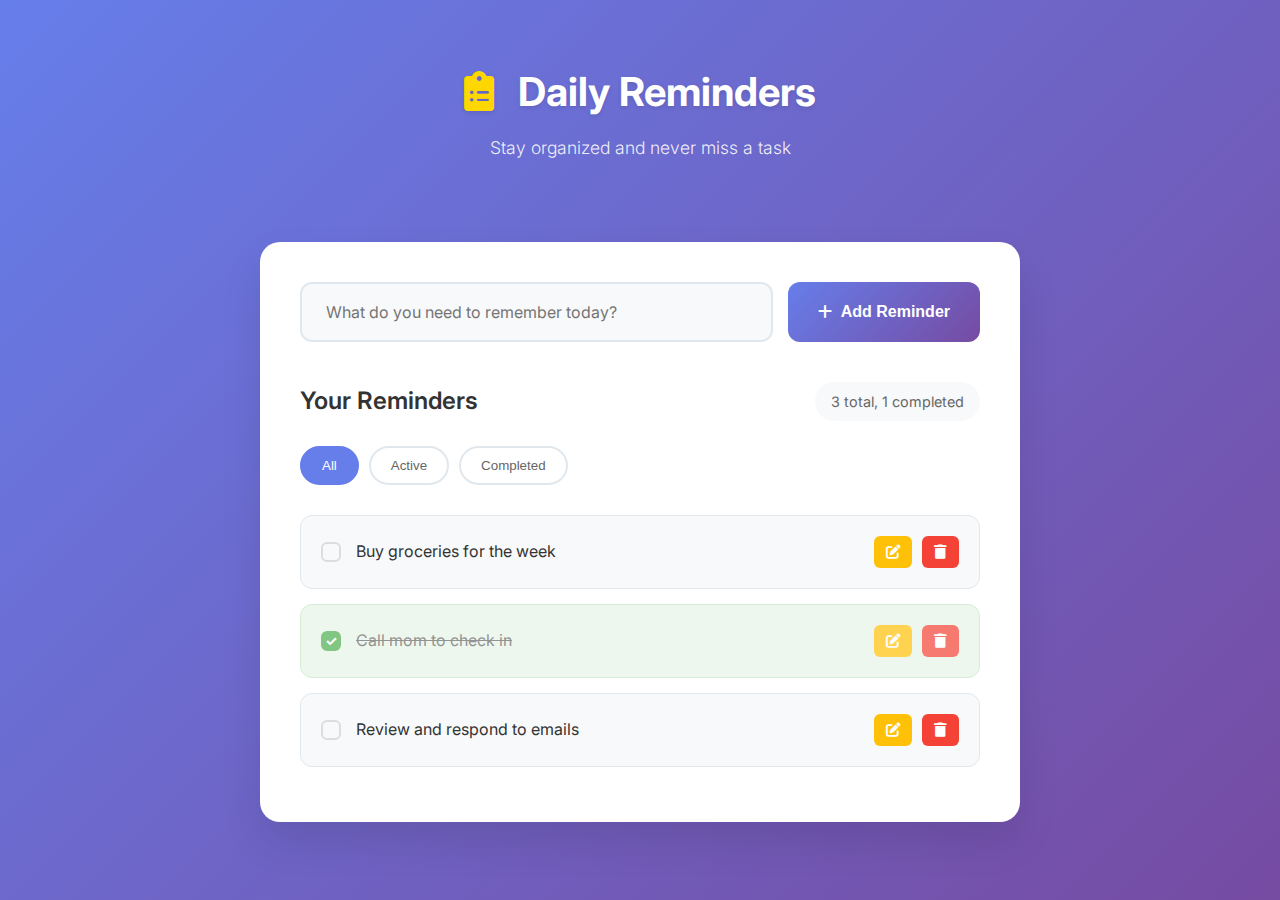
<file: index.html>
<!DOCTYPE html>
<html lang="en">
<head>
    <meta charset="UTF-8">
    <meta name="viewport" content="width=device-width, initial-scale=1.0">
    <title>Daily Reminders</title>
    <link rel="stylesheet" href="styles.css">
    <link href="https://fonts.googleapis.com/css2?family=Inter:wght@300;400;500;600;700&display=swap" rel="stylesheet">
    <link href="https://cdnjs.cloudflare.com/ajax/libs/font-awesome/6.0.0/css/all.min.css" rel="stylesheet">
</head>
<body>
    <div class="container">
        <header class="header">
            <h1 class="title">
                <i class="fas fa-clipboard-list"></i>
                Daily Reminders
            </h1>
            <p class="subtitle">Stay organized and never miss a task</p>
        </header>

        <main class="main-content">
            <section class="add-reminder-section">
                <div class="input-group">
                    <input type="text" id="reminderInput" placeholder="What do you need to remember today?" class="reminder-input">
                    <button id="addReminderBtn" class="add-btn">
                        <i class="fas fa-plus"></i>
                        Add Reminder
                    </button>
                </div>
            </section>

            <section class="reminders-section">
                <div class="section-header">
                    <h2>Your Reminders</h2>
                    <div class="reminder-count">
                        <span id="totalCount">0</span> total, 
                        <span id="completedCount">0</span> completed
                    </div>
                </div>
                
                <div class="filter-tabs">
                    <button class="filter-btn active" data-filter="all">All</button>
                    <button class="filter-btn" data-filter="active">Active</button>
                    <button class="filter-btn" data-filter="completed">Completed</button>
                </div>

                <div id="remindersList" class="reminders-list">
                    <div class="empty-state">
                        <i class="fas fa-bell-slash"></i>
                        <h3>No reminders yet</h3>
                        <p>Add your first reminder to get started!</p>
                    </div>
                </div>
            </section>
        </main>
    </div>

    <script src="script.js"></script>
</body>
</html>
</file>
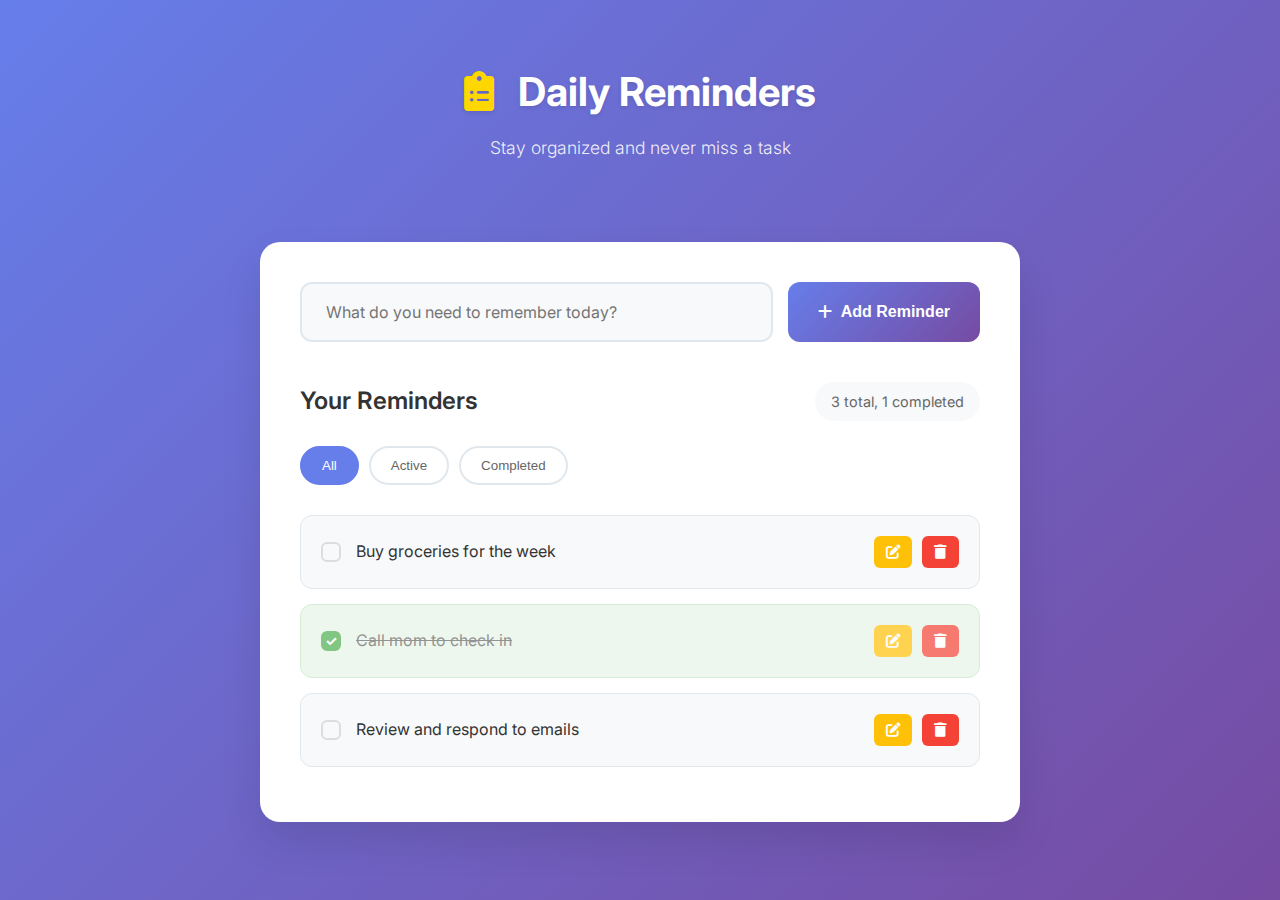
<file: complete-website.html>
<!DOCTYPE html>
<html lang="en">
<head>
    <meta charset="UTF-8">
    <meta name="viewport" content="width=device-width, initial-scale=1.0">
    <title>Daily Reminders</title>
    <link href="https://fonts.googleapis.com/css2?family=Inter:wght@300;400;500;600;700&display=swap" rel="stylesheet">
    <link href="https://cdnjs.cloudflare.com/ajax/libs/font-awesome/6.0.0/css/all.min.css" rel="stylesheet">
    <style>
        /* Reset and Base Styles */
        * {
            margin: 0;
            padding: 0;
            box-sizing: border-box;
        }

        body {
            font-family: 'Inter', -apple-system, BlinkMacSystemFont, 'Segoe UI', Roboto, sans-serif;
            background: linear-gradient(135deg, #667eea 0%, #764ba2 100%);
            min-height: 100vh;
            color: #333;
            line-height: 1.6;
        }

        .container {
            max-width: 800px;
            margin: 0 auto;
            padding: 20px;
        }

        /* Header Styles */
        .header {
            text-align: center;
            margin-bottom: 40px;
            padding: 40px 0;
        }

        .title {
            font-size: 2.5rem;
            font-weight: 700;
            color: white;
            margin-bottom: 10px;
            text-shadow: 0 2px 4px rgba(0,0,0,0.1);
        }

        .title i {
            margin-right: 15px;
            color: #ffd700;
        }

        .subtitle {
            font-size: 1.1rem;
            color: rgba(255, 255, 255, 0.9);
            font-weight: 300;
        }

        /* Main Content */
        .main-content {
            background: white;
            border-radius: 20px;
            box-shadow: 0 20px 40px rgba(0,0,0,0.1);
            padding: 40px;
            margin-bottom: 20px;
        }

        /* Add Reminder Section */
        .add-reminder-section {
            margin-bottom: 40px;
        }

        .input-group {
            display: flex;
            gap: 15px;
            margin-bottom: 20px;
        }

        .reminder-input {
            flex: 1;
            padding: 18px 24px;
            border: 2px solid #e1e8ed;
            border-radius: 12px;
            font-size: 1rem;
            font-family: inherit;
            transition: all 0.3s ease;
            background: #f8f9fa;
        }

        .reminder-input:focus {
            outline: none;
            border-color: #667eea;
            background: white;
            box-shadow: 0 0 0 3px rgba(102, 126, 234, 0.1);
        }

        .add-btn {
            padding: 18px 30px;
            background: linear-gradient(135deg, #667eea 0%, #764ba2 100%);
            color: white;
            border: none;
            border-radius: 12px;
            font-size: 1rem;
            font-weight: 600;
            cursor: pointer;
            transition: all 0.3s ease;
            display: flex;
            align-items: center;
            gap: 8px;
            white-space: nowrap;
        }

        .add-btn:hover {
            transform: translateY(-2px);
            box-shadow: 0 8px 25px rgba(102, 126, 234, 0.3);
        }

        .add-btn:active {
            transform: translateY(0);
        }

        /* Reminders Section */
        .section-header {
            display: flex;
            justify-content: space-between;
            align-items: center;
            margin-bottom: 25px;
        }

        .section-header h2 {
            font-size: 1.5rem;
            font-weight: 600;
            color: #333;
        }

        .reminder-count {
            font-size: 0.9rem;
            color: #666;
            background: #f8f9fa;
            padding: 8px 16px;
            border-radius: 20px;
        }

        /* Filter Tabs */
        .filter-tabs {
            display: flex;
            gap: 10px;
            margin-bottom: 30px;
        }

        .filter-btn {
            padding: 10px 20px;
            border: 2px solid #e1e8ed;
            background: white;
            border-radius: 25px;
            cursor: pointer;
            transition: all 0.3s ease;
            font-weight: 500;
            color: #666;
        }

        .filter-btn.active,
        .filter-btn:hover {
            background: #667eea;
            color: white;
            border-color: #667eea;
        }

        /* Reminders List */
        .reminders-list {
            min-height: 200px;
        }

        .reminder-item {
            background: #f8f9fa;
            border: 1px solid #e1e8ed;
            border-radius: 12px;
            padding: 20px;
            margin-bottom: 15px;
            display: flex;
            align-items: center;
            gap: 15px;
            transition: all 0.3s ease;
            animation: slideIn 0.3s ease;
        }

        .reminder-item:hover {
            transform: translateY(-1px);
            box-shadow: 0 4px 12px rgba(0,0,0,0.1);
        }

        .reminder-item.completed {
            opacity: 0.7;
            background: #e8f5e8;
            border-color: #c3e6c3;
        }

        .reminder-checkbox {
            width: 20px;
            height: 20px;
            border: 2px solid #ddd;
            border-radius: 6px;
            cursor: pointer;
            position: relative;
            transition: all 0.3s ease;
        }

        .reminder-checkbox.checked {
            background: #4caf50;
            border-color: #4caf50;
        }

        .reminder-checkbox.checked::after {
            content: '✓';
            position: absolute;
            top: 50%;
            left: 50%;
            transform: translate(-50%, -50%);
            color: white;
            font-weight: bold;
            font-size: 14px;
        }

        .reminder-text {
            flex: 1;
            font-size: 1rem;
            color: #333;
        }

        .reminder-text.completed {
            text-decoration: line-through;
            color: #666;
        }

        .reminder-actions {
            display: flex;
            gap: 10px;
        }

        .action-btn {
            padding: 8px 12px;
            border: none;
            border-radius: 6px;
            cursor: pointer;
            transition: all 0.3s ease;
            font-size: 0.9rem;
        }

        .edit-btn {
            background: #ffc107;
            color: white;
        }

        .edit-btn:hover {
            background: #ffb300;
        }

        .delete-btn {
            background: #f44336;
            color: white;
        }

        .delete-btn:hover {
            background: #d32f2f;
        }

        /* Empty State */
        .empty-state {
            text-align: center;
            padding: 60px 20px;
            color: #666;
        }

        .empty-state i {
            font-size: 4rem;
            margin-bottom: 20px;
            color: #ddd;
        }

        .empty-state h3 {
            font-size: 1.5rem;
            margin-bottom: 10px;
            color: #333;
        }

        .empty-state p {
            font-size: 1rem;
            color: #666;
        }

        /* Animations */
        @keyframes slideIn {
            from {
                opacity: 0;
                transform: translateY(20px);
            }
            to {
                opacity: 1;
                transform: translateY(0);
            }
        }

        /* Responsive Design */
        @media (max-width: 768px) {
            .container {
                padding: 15px;
            }
            
            .main-content {
                padding: 25px;
            }
            
            .title {
                font-size: 2rem;
            }
            
            .input-group {
                flex-direction: column;
            }
            
            .add-btn {
                justify-content: center;
            }
            
            .section-header {
                flex-direction: column;
                gap: 15px;
                text-align: center;
            }
            
            .filter-tabs {
                justify-content: center;
            }
            
            .reminder-item {
                padding: 15px;
            }
        }
    </style>
</head>
<body>
    <div class="container">
        <header class="header">
            <h1 class="title">
                <i class="fas fa-clipboard-list"></i>
                Daily Reminders
            </h1>
            <p class="subtitle">Stay organized and never miss a task</p>
        </header>

        <main class="main-content">
            <section class="add-reminder-section">
                <div class="input-group">
                    <input type="text" id="reminderInput" placeholder="What do you need to remember today?" class="reminder-input">
                    <button id="addReminderBtn" class="add-btn">
                        <i class="fas fa-plus"></i>
                        Add Reminder
                    </button>
                </div>
            </section>

            <section class="reminders-section">
                <div class="section-header">
                    <h2>Your Reminders</h2>
                    <div class="reminder-count">
                        <span id="totalCount">0</span> total, 
                        <span id="completedCount">0</span> completed
                    </div>
                </div>
                
                <div class="filter-tabs">
                    <button class="filter-btn active" data-filter="all">All</button>
                    <button class="filter-btn" data-filter="active">Active</button>
                    <button class="filter-btn" data-filter="completed">Completed</button>
                </div>

                <div id="remindersList" class="reminders-list">
                    <div class="empty-state">
                        <i class="fas fa-bell-slash"></i>
                        <h3>No reminders yet</h3>
                        <p>Add your first reminder to get started!</p>
                    </div>
                </div>
            </section>
        </main>
    </div>

    <script>
        // Reminder App Class
        class ReminderApp {
            constructor() {
                this.reminders = this.loadFromStorage();
                this.currentFilter = 'all';
                this.editingId = null;
                this.init();
            }

            init() {
                this.bindEvents();
                this.render();
            }

            bindEvents() {
                // Add reminder event
                document.getElementById('addReminderBtn').addEventListener('click', () => this.addReminder());
                document.getElementById('reminderInput').addEventListener('keypress', (e) => {
                    if (e.key === 'Enter') this.addReminder();
                });

                // Filter events
                document.querySelectorAll('.filter-btn').forEach(btn => {
                    btn.addEventListener('click', (e) => this.setFilter(e.target.dataset.filter));
                });
            }

            addReminder() {
                const input = document.getElementById('reminderInput');
                const text = input.value.trim();
                
                if (!text) {
                    this.showNotification('Please enter a reminder!', 'error');
                    return;
                }

                if (this.editingId) {
                    // Update existing reminder
                    this.updateReminder(this.editingId, text);
                    this.editingId = null;
                    document.getElementById('addReminderBtn').innerHTML = '<i class="fas fa-plus"></i> Add Reminder';
                } else {
                    // Add new reminder
                    const reminder = {
                        id: Date.now(),
                        text: text,
                        completed: false,
                        createdAt: new Date().toISOString()
                    };
                    this.reminders.push(reminder);
                    this.showNotification('Reminder added successfully!', 'success');
                }

                input.value = '';
                this.saveToStorage();
                this.render();
            }

            updateReminder(id, newText) {
                const reminder = this.reminders.find(r => r.id === id);
                if (reminder) {
                    reminder.text = newText;
                    this.showNotification('Reminder updated successfully!', 'success');
                }
            }

            toggleComplete(id) {
                const reminder = this.reminders.find(r => r.id === id);
                if (reminder) {
                    reminder.completed = !reminder.completed;
                    this.saveToStorage();
                    this.render();
                    
                    const message = reminder.completed ? 'Reminder completed!' : 'Reminder marked as active!';
                    this.showNotification(message, 'success');
                }
            }

            editReminder(id) {
                const reminder = this.reminders.find(r => r.id === id);
                if (reminder) {
                    document.getElementById('reminderInput').value = reminder.text;
                    document.getElementById('reminderInput').focus();
                    this.editingId = id;
                    document.getElementById('addReminderBtn').innerHTML = '<i class="fas fa-edit"></i> Update Reminder';
                }
            }

            deleteReminder(id) {
                if (confirm('Are you sure you want to delete this reminder?')) {
                    this.reminders = this.reminders.filter(r => r.id !== id);
                    this.saveToStorage();
                    this.render();
                    this.showNotification('Reminder deleted!', 'success');
                }
            }

            setFilter(filter) {
                this.currentFilter = filter;
                
                // Update active filter button
                document.querySelectorAll('.filter-btn').forEach(btn => {
                    btn.classList.remove('active');
                });
                document.querySelector(`[data-filter="${filter}"]`).classList.add('active');
                
                this.render();
            }

            getFilteredReminders() {
                switch (this.currentFilter) {
                    case 'active':
                        return this.reminders.filter(r => !r.completed);
                    case 'completed':
                        return this.reminders.filter(r => r.completed);
                    default:
                        return this.reminders;
                }
            }

            render() {
                const remindersList = document.getElementById('remindersList');
                const filteredReminders = this.getFilteredReminders();
                
                // Update counts
                this.updateCounts();
                
                if (filteredReminders.length === 0) {
                    remindersList.innerHTML = this.getEmptyStateHTML();
                    return;
                }

                remindersList.innerHTML = filteredReminders
                    .map(reminder => this.getReminderHTML(reminder))
                    .join('');
                
                // Bind event listeners for reminder actions
                this.bindReminderEvents();
            }

            getReminderHTML(reminder) {
                const completedClass = reminder.completed ? 'completed' : '';
                const checkedClass = reminder.completed ? 'checked' : '';
                
                return `
                    <div class="reminder-item ${completedClass}" data-id="${reminder.id}">
                        <div class="reminder-checkbox ${checkedClass}" onclick="app.toggleComplete(${reminder.id})"></div>
                        <div class="reminder-text ${completedClass}">${this.escapeHtml(reminder.text)}</div>
                        <div class="reminder-actions">
                            <button class="action-btn edit-btn" onclick="app.editReminder(${reminder.id})" title="Edit reminder">
                                <i class="fas fa-edit"></i>
                            </button>
                            <button class="action-btn delete-btn" onclick="app.deleteReminder(${reminder.id})" title="Delete reminder">
                                <i class="fas fa-trash"></i>
                            </button>
                        </div>
                    </div>
                `;
            }

            getEmptyStateHTML() {
                const messages = {
                    all: {
                        icon: 'fas fa-bell-slash',
                        title: 'No reminders yet',
                        message: 'Add your first reminder to get started!'
                    },
                    active: {
                        icon: 'fas fa-check-circle',
                        title: 'No active reminders',
                        message: 'All your reminders are completed!'
                    },
                    completed: {
                        icon: 'fas fa-list-check',
                        title: 'No completed reminders',
                        message: 'Complete some reminders to see them here!'
                    }
                };

                const state = messages[this.currentFilter];
                
                return `
                    <div class="empty-state">
                        <i class="${state.icon}"></i>
                        <h3>${state.title}</h3>
                        <p>${state.message}</p>
                    </div>
                `;
            }

            bindReminderEvents() {
                // Events are bound via onclick attributes for simplicity
                // In a production app, you might want to use event delegation
            }

            updateCounts() {
                const total = this.reminders.length;
                const completed = this.reminders.filter(r => r.completed).length;
                
                document.getElementById('totalCount').textContent = total;
                document.getElementById('completedCount').textContent = completed;
            }

            saveToStorage() {
                localStorage.setItem('dailyReminders', JSON.stringify(this.reminders));
            }

            loadFromStorage() {
                const stored = localStorage.getItem('dailyReminders');
                return stored ? JSON.parse(stored) : [];
            }

            showNotification(message, type = 'info') {
                // Create notification element
                const notification = document.createElement('div');
                notification.className = `notification ${type}`;
                notification.textContent = message;
                
                // Add styles
                Object.assign(notification.style, {
                    position: 'fixed',
                    top: '20px',
                    right: '20px',
                    padding: '12px 20px',
                    borderRadius: '8px',
                    color: 'white',
                    fontWeight: '500',
                    zIndex: '1000',
                    transform: 'translateX(100%)',
                    transition: 'transform 0.3s ease',
                    background: type === 'error' ? '#f44336' : 
                               type === 'success' ? '#4caf50' : '#2196f3'
                });

                document.body.appendChild(notification);

                // Animate in
                setTimeout(() => {
                    notification.style.transform = 'translateX(0)';
                }, 100);

                // Remove after 3 seconds
                setTimeout(() => {
                    notification.style.transform = 'translateX(100%)';
                    setTimeout(() => {
                        if (notification.parentNode) {
                            notification.parentNode.removeChild(notification);
                        }
                    }, 300);
                }, 3000);
            }

            escapeHtml(text) {
                const div = document.createElement('div');
                div.textContent = text;
                return div.innerHTML;
            }

            // Utility method to clear all reminders (for testing)
            clearAllReminders() {
                if (confirm('Are you sure you want to delete all reminders?')) {
                    this.reminders = [];
                    this.saveToStorage();
                    this.render();
                    this.showNotification('All reminders cleared!', 'success');
                }
            }
        }

        // Initialize the app
        const app = new ReminderApp();

        // Add keyboard shortcuts
        document.addEventListener('keydown', (e) => {
            // Ctrl/Cmd + Enter to add reminder
            if ((e.ctrlKey || e.metaKey) && e.key === 'Enter') {
                app.addReminder();
            }
            
            // Escape to cancel editing
            if (e.key === 'Escape' && app.editingId) {
                app.editingId = null;
                document.getElementById('reminderInput').value = '';
                document.getElementById('addReminderBtn').innerHTML = '<i class="fas fa-plus"></i> Add Reminder';
            }
        });

        // Add some sample data for demonstration (only on first visit)
        if (app.reminders.length === 0) {
            const sampleReminders = [
                { id: 1, text: 'Buy groceries for the week', completed: false, createdAt: new Date().toISOString() },
                { id: 2, text: 'Call mom to check in', completed: true, createdAt: new Date().toISOString() },
                { id: 3, text: 'Review and respond to emails', completed: false, createdAt: new Date().toISOString() }
            ];
            
            app.reminders = sampleReminders;
            app.saveToStorage();
            app.render();
        }
    </script>
</body>
</html>
</file>
<file: styles.css>
/* Reset and Base Styles */
* {
    margin: 0;
    padding: 0;
    box-sizing: border-box;
}

body {
    font-family: 'Inter', -apple-system, BlinkMacSystemFont, 'Segoe UI', Roboto, sans-serif;
    background: linear-gradient(135deg, #667eea 0%, #764ba2 100%);
    min-height: 100vh;
    color: #333;
    line-height: 1.6;
}

.container {
    max-width: 800px;
    margin: 0 auto;
    padding: 20px;
}

/* Header Styles */
.header {
    text-align: center;
    margin-bottom: 40px;
    padding: 40px 0;
}

.title {
    font-size: 2.5rem;
    font-weight: 700;
    color: white;
    margin-bottom: 10px;
    text-shadow: 0 2px 4px rgba(0,0,0,0.1);
}

.title i {
    margin-right: 15px;
    color: #ffd700;
}

.subtitle {
    font-size: 1.1rem;
    color: rgba(255, 255, 255, 0.9);
    font-weight: 300;
}

/* Main Content */
.main-content {
    background: white;
    border-radius: 20px;
    box-shadow: 0 20px 40px rgba(0,0,0,0.1);
    padding: 40px;
    margin-bottom: 20px;
}

/* Add Reminder Section */
.add-reminder-section {
    margin-bottom: 40px;
}

.input-group {
    display: flex;
    gap: 15px;
    margin-bottom: 20px;
}

.reminder-input {
    flex: 1;
    padding: 18px 24px;
    border: 2px solid #e1e8ed;
    border-radius: 12px;
    font-size: 1rem;
    font-family: inherit;
    transition: all 0.3s ease;
    background: #f8f9fa;
}

.reminder-input:focus {
    outline: none;
    border-color: #667eea;
    background: white;
    box-shadow: 0 0 0 3px rgba(102, 126, 234, 0.1);
}

.add-btn {
    padding: 18px 30px;
    background: linear-gradient(135deg, #667eea 0%, #764ba2 100%);
    color: white;
    border: none;
    border-radius: 12px;
    font-size: 1rem;
    font-weight: 600;
    cursor: pointer;
    transition: all 0.3s ease;
    display: flex;
    align-items: center;
    gap: 8px;
    white-space: nowrap;
}

.add-btn:hover {
    transform: translateY(-2px);
    box-shadow: 0 8px 25px rgba(102, 126, 234, 0.3);
}

.add-btn:active {
    transform: translateY(0);
}

/* Reminders Section */
.section-header {
    display: flex;
    justify-content: space-between;
    align-items: center;
    margin-bottom: 25px;
}

.section-header h2 {
    font-size: 1.5rem;
    font-weight: 600;
    color: #333;
}

.reminder-count {
    font-size: 0.9rem;
    color: #666;
    background: #f8f9fa;
    padding: 8px 16px;
    border-radius: 20px;
}

/* Filter Tabs */
.filter-tabs {
    display: flex;
    gap: 10px;
    margin-bottom: 30px;
}

.filter-btn {
    padding: 10px 20px;
    border: 2px solid #e1e8ed;
    background: white;
    border-radius: 25px;
    cursor: pointer;
    transition: all 0.3s ease;
    font-weight: 500;
    color: #666;
}

.filter-btn.active,
.filter-btn:hover {
    background: #667eea;
    color: white;
    border-color: #667eea;
}

/* Reminders List */
.reminders-list {
    min-height: 200px;
}

.reminder-item {
    background: #f8f9fa;
    border: 1px solid #e1e8ed;
    border-radius: 12px;
    padding: 20px;
    margin-bottom: 15px;
    display: flex;
    align-items: center;
    gap: 15px;
    transition: all 0.3s ease;
    animation: slideIn 0.3s ease;
}

.reminder-item:hover {
    transform: translateY(-1px);
    box-shadow: 0 4px 12px rgba(0,0,0,0.1);
}

.reminder-item.completed {
    opacity: 0.7;
    background: #e8f5e8;
    border-color: #c3e6c3;
}

.reminder-checkbox {
    width: 20px;
    height: 20px;
    border: 2px solid #ddd;
    border-radius: 6px;
    cursor: pointer;
    position: relative;
    transition: all 0.3s ease;
}

.reminder-checkbox.checked {
    background: #4caf50;
    border-color: #4caf50;
}

.reminder-checkbox.checked::after {
    content: '✓';
    position: absolute;
    top: 50%;
    left: 50%;
    transform: translate(-50%, -50%);
    color: white;
    font-weight: bold;
    font-size: 14px;
}

.reminder-text {
    flex: 1;
    font-size: 1rem;
    color: #333;
}

.reminder-text.completed {
    text-decoration: line-through;
    color: #666;
}

.reminder-actions {
    display: flex;
    gap: 10px;
}

.action-btn {
    padding: 8px 12px;
    border: none;
    border-radius: 6px;
    cursor: pointer;
    transition: all 0.3s ease;
    font-size: 0.9rem;
}

.edit-btn {
    background: #ffc107;
    color: white;
}

.edit-btn:hover {
    background: #ffb300;
}

.delete-btn {
    background: #f44336;
    color: white;
}

.delete-btn:hover {
    background: #d32f2f;
}

/* Empty State */
.empty-state {
    text-align: center;
    padding: 60px 20px;
    color: #666;
}

.empty-state i {
    font-size: 4rem;
    margin-bottom: 20px;
    color: #ddd;
}

.empty-state h3 {
    font-size: 1.5rem;
    margin-bottom: 10px;
    color: #333;
}

.empty-state p {
    font-size: 1rem;
    color: #666;
}

/* Animations */
@keyframes slideIn {
    from {
        opacity: 0;
        transform: translateY(20px);
    }
    to {
        opacity: 1;
        transform: translateY(0);
    }
}

/* Responsive Design */
@media (max-width: 768px) {
    .container {
        padding: 15px;
    }
    
    .main-content {
        padding: 25px;
    }
    
    .title {
        font-size: 2rem;
    }
    
    .input-group {
        flex-direction: column;
    }
    
    .add-btn {
        justify-content: center;
    }
    
    .section-header {
        flex-direction: column;
        gap: 15px;
        text-align: center;
    }
    
    .filter-tabs {
        justify-content: center;
    }
    
    .reminder-item {
        padding: 15px;
    }
}
</file>
